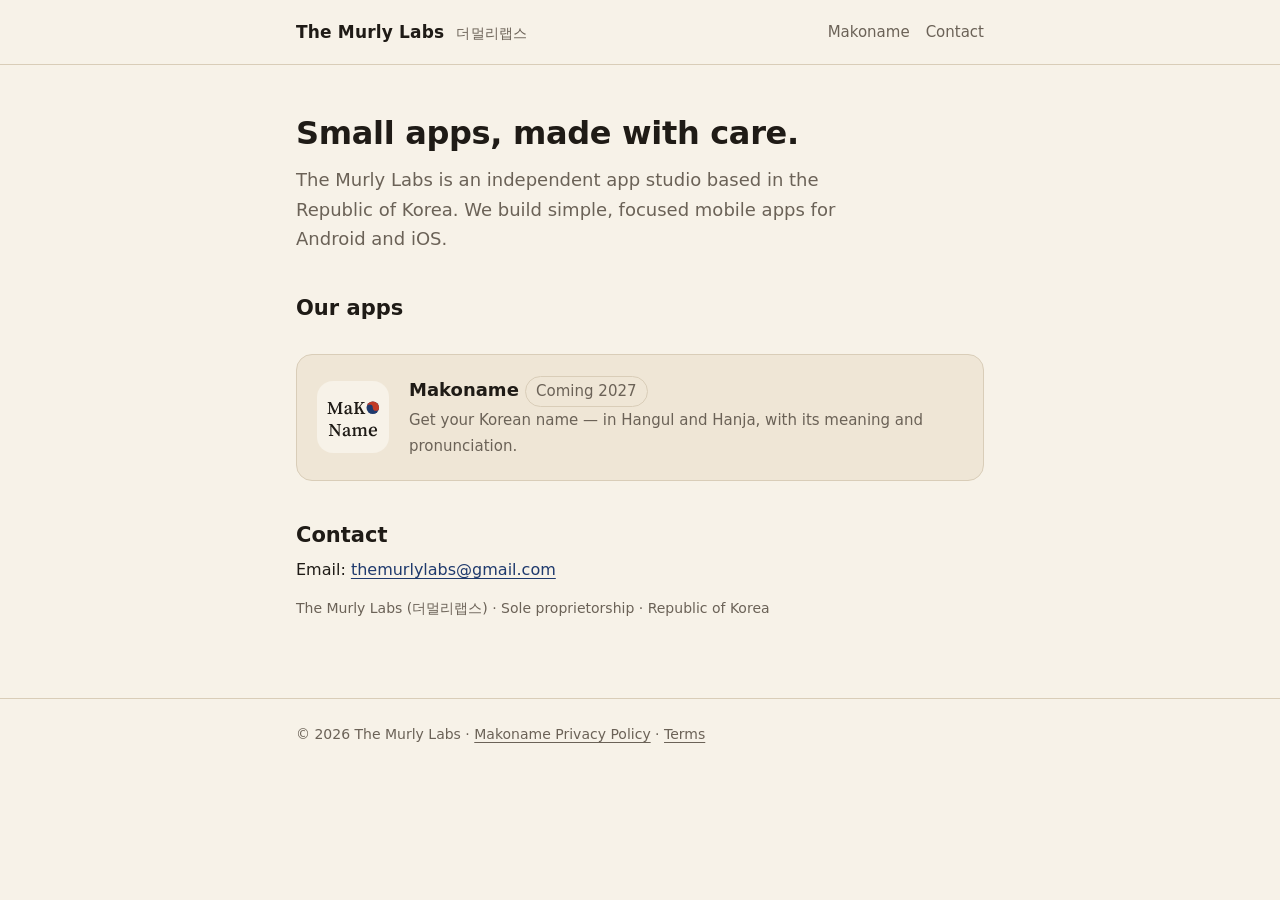
<file: index.html>
<!doctype html>
<html lang="en">
<head>
<meta charset="utf-8">
<meta name="viewport" content="width=device-width, initial-scale=1">
<title>The Murly Labs</title>
<meta name="description" content="The Murly Labs is an independent studio making small, carefully crafted mobile apps.">
<link rel="icon" href="assets/taeguk.svg" type="image/svg+xml">
<link rel="stylesheet" href="assets/style.css">
</head>
<body>
<header class="site">
  <div class="wrap">
    <a class="brand" href="./">The Murly Labs <small>더멀리랩스</small></a>
    <nav class="site"><a href="makoname/">Makoname</a><a href="#contact">Contact</a></nav>
  </div>
</header>

<main>
  <div class="wrap">
    <h1>Small apps, made with care.</h1>
    <p class="lede">The Murly Labs is an independent app studio based in the Republic of Korea. We build simple, focused mobile apps for Android and iOS.</p>

    <h2>Our apps</h2>
    <a class="card" href="makoname/">
      <img src="assets/app-icon-store-512.svg" alt="">
      <div>
        <strong>Makoname <span class="pill">Coming 2027</span></strong>
        <span>Get your Korean name — in Hangul and Hanja, with its meaning and pronunciation.</span>
      </div>
    </a>

    <h2 id="contact">Contact</h2>
    <p>Email: <a href="mailto:themurlylabs@gmail.com">themurlylabs@gmail.com</a></p>
    <p class="meta">The Murly Labs (더멀리랩스) · Sole proprietorship · Republic of Korea</p>
  </div>
</main>

<footer class="site">
  <div class="wrap">© 2026 The Murly Labs · <a href="makoname/privacy.html">Makoname Privacy Policy</a> · <a href="makoname/terms.html">Terms</a></div>
</footer>
</body>
</html>
</file>
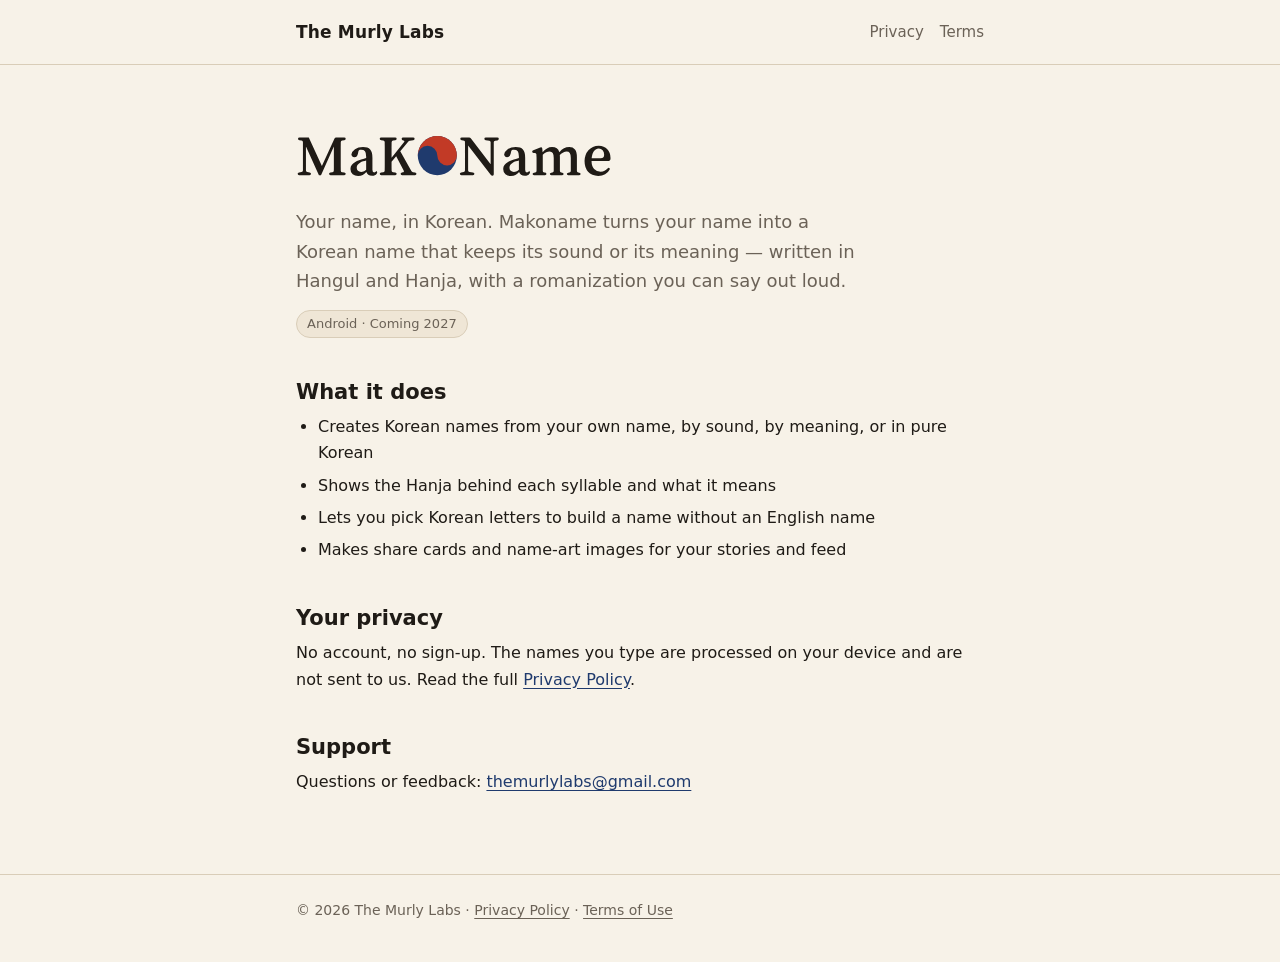
<file: makoname/index.html>
<!doctype html>
<html lang="en">
<head>
<meta charset="utf-8">
<meta name="viewport" content="width=device-width, initial-scale=1">
<title>Makoname</title>
<meta name="description" content="Makoname gives you a Korean name in Hangul and Hanja, with its meaning and pronunciation.">
<link rel="icon" href="../assets/taeguk.svg" type="image/svg+xml">
<link rel="stylesheet" href="../assets/style.css">
</head>
<body>
<header class="site">
  <div class="wrap">
    <a class="brand" href="../">The Murly Labs</a>
    <nav class="site"><a href="privacy.html">Privacy</a><a href="terms.html">Terms</a></nav>
  </div>
</header>

<main>
  <div class="wrap">
    <picture>
      <source srcset="../assets/wordmark-dark.svg" media="(prefers-color-scheme: dark)">
      <img class="hero-wordmark" src="../assets/wordmark.svg" alt="Makoname">
    </picture>
    <p class="lede">Your name, in Korean. Makoname turns your name into a Korean name that keeps its sound or its meaning — written in Hangul and Hanja, with a romanization you can say out loud.</p>
    <p><span class="pill">Android · Coming 2027</span></p>

    <h2>What it does</h2>
    <ul>
      <li>Creates Korean names from your own name, by sound, by meaning, or in pure Korean</li>
      <li>Shows the Hanja behind each syllable and what it means</li>
      <li>Lets you pick Korean letters to build a name without an English name</li>
      <li>Makes share cards and name-art images for your stories and feed</li>
    </ul>

    <h2>Your privacy</h2>
    <p>No account, no sign-up. The names you type are processed on your device and are not sent to us. Read the full <a href="privacy.html">Privacy Policy</a>.</p>

    <h2>Support</h2>
    <p>Questions or feedback: <a href="mailto:themurlylabs@gmail.com?subject=Makoname">themurlylabs@gmail.com</a></p>
  </div>
</main>

<footer class="site">
  <div class="wrap">© 2026 The Murly Labs · <a href="privacy.html">Privacy Policy</a> · <a href="terms.html">Terms of Use</a></div>
</footer>
</body>
</html>
</file>
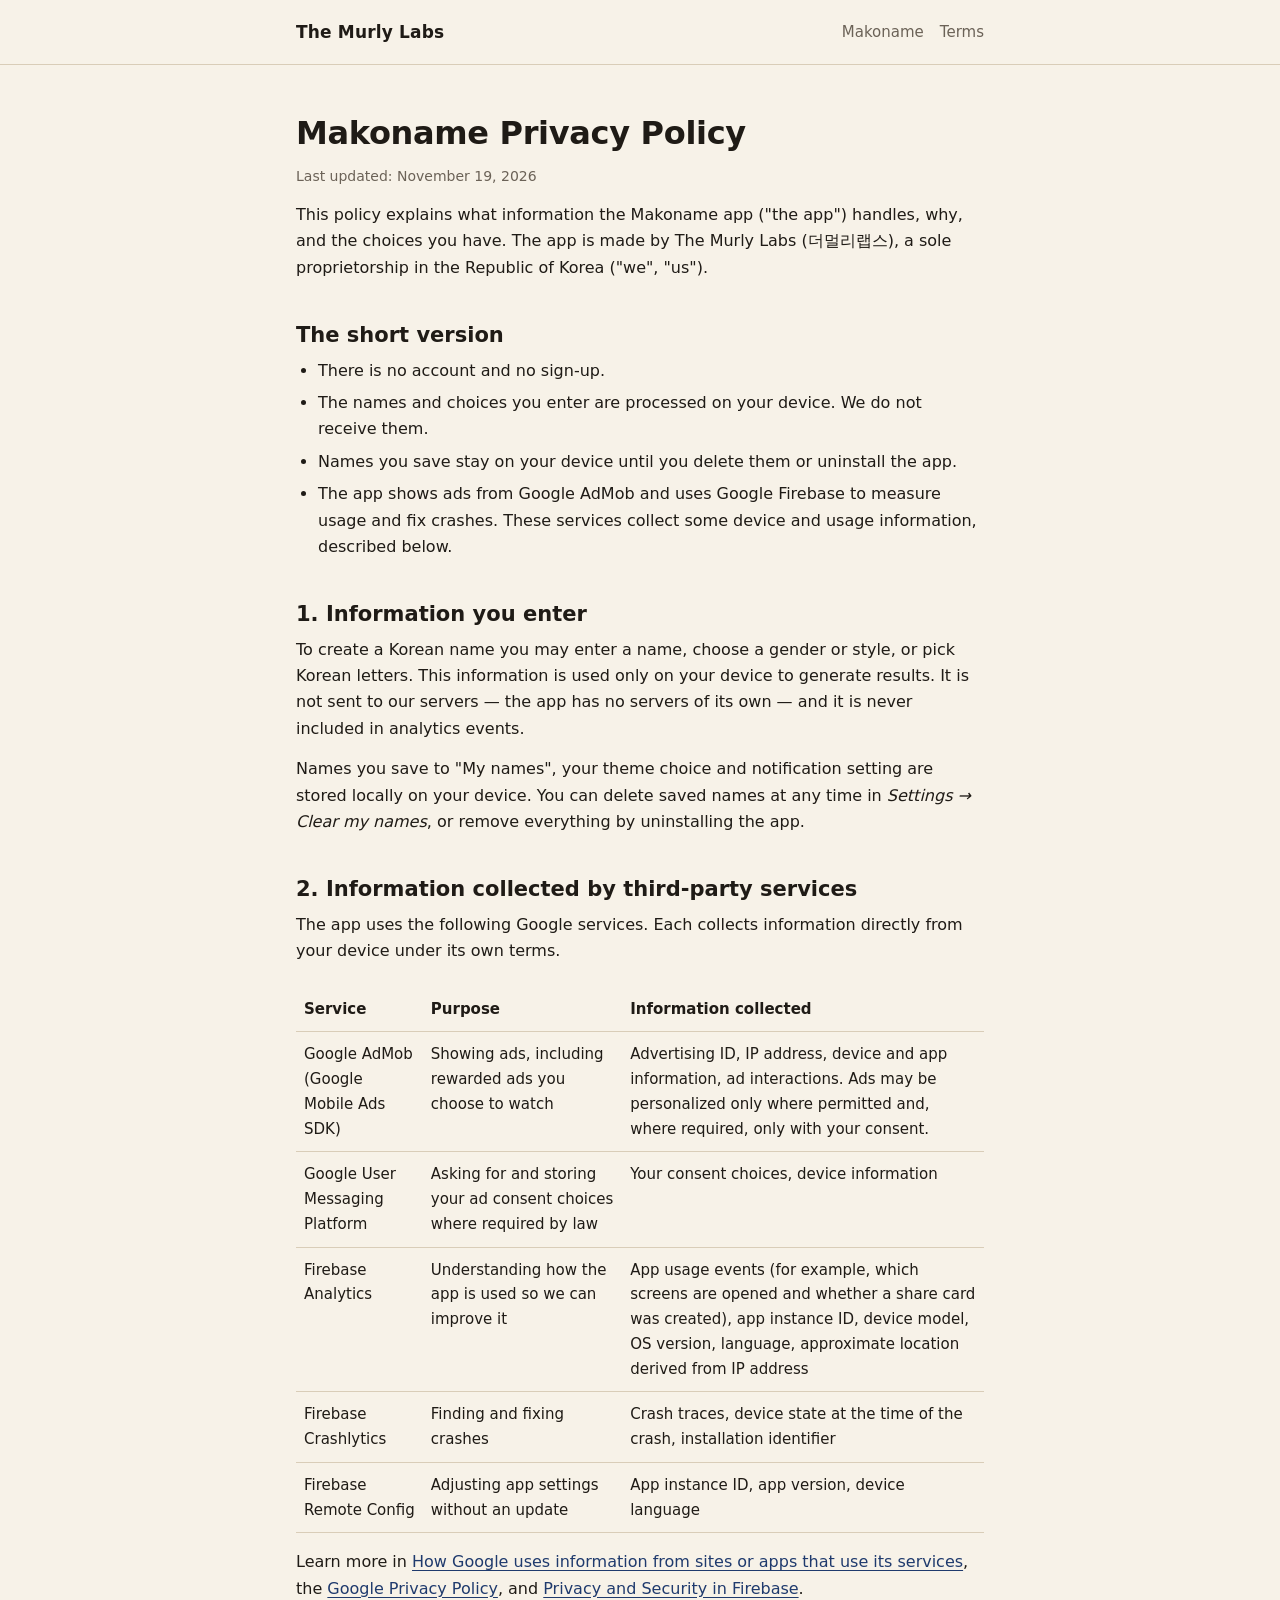
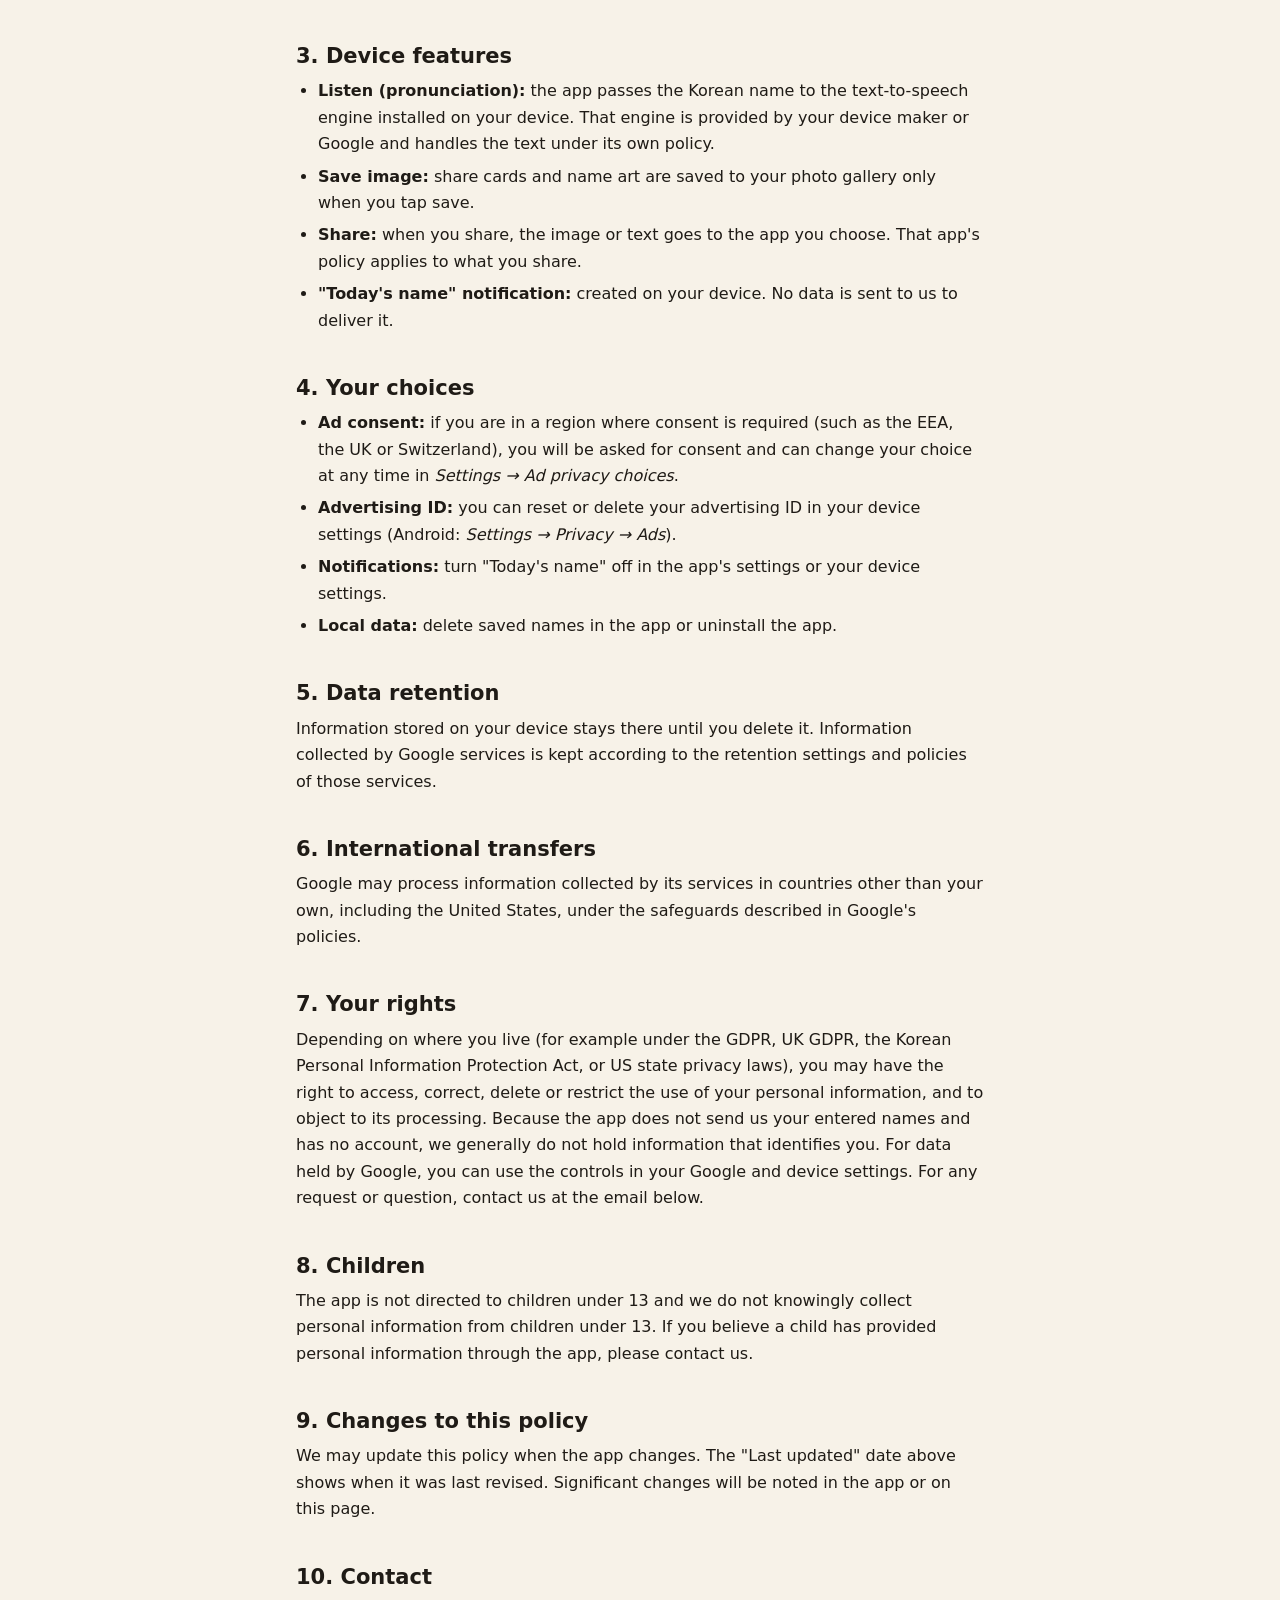
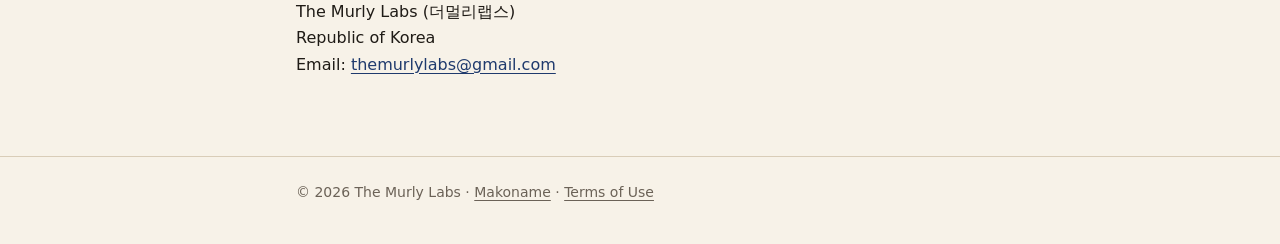
<file: makoname/privacy.html>
<!doctype html>
<html lang="en">
<head>
<meta charset="utf-8">
<meta name="viewport" content="width=device-width, initial-scale=1">
<title>Makoname Privacy Policy</title>
<link rel="icon" href="../assets/taeguk.svg" type="image/svg+xml">
<link rel="stylesheet" href="../assets/style.css">
</head>
<body>
<header class="site">
  <div class="wrap">
    <a class="brand" href="../">The Murly Labs</a>
    <nav class="site"><a href="./">Makoname</a><a href="terms.html">Terms</a></nav>
  </div>
</header>

<main>
  <div class="wrap">
    <h1>Makoname Privacy Policy</h1>
    <p class="meta">Last updated: November 19, 2026</p>

    <p>This policy explains what information the Makoname app ("the app") handles, why, and the choices you have. The app is made by The Murly Labs (더멀리랩스), a sole proprietorship in the Republic of Korea ("we", "us").</p>

    <h2>The short version</h2>
    <ul>
      <li>There is no account and no sign-up.</li>
      <li>The names and choices you enter are processed on your device. We do not receive them.</li>
      <li>Names you save stay on your device until you delete them or uninstall the app.</li>
      <li>The app shows ads from Google AdMob and uses Google Firebase to measure usage and fix crashes. These services collect some device and usage information, described below.</li>
    </ul>

    <h2>1. Information you enter</h2>
    <p>To create a Korean name you may enter a name, choose a gender or style, or pick Korean letters. This information is used only on your device to generate results. It is not sent to our servers — the app has no servers of its own — and it is never included in analytics events.</p>
    <p>Names you save to "My names", your theme choice and notification setting are stored locally on your device. You can delete saved names at any time in <em>Settings → Clear my names</em>, or remove everything by uninstalling the app.</p>

    <h2>2. Information collected by third-party services</h2>
    <p>The app uses the following Google services. Each collects information directly from your device under its own terms.</p>
    <div class="table-scroll">
    <table>
      <thead><tr><th>Service</th><th>Purpose</th><th>Information collected</th></tr></thead>
      <tbody>
        <tr>
          <td>Google AdMob<br>(Google Mobile Ads SDK)</td>
          <td>Showing ads, including rewarded ads you choose to watch</td>
          <td>Advertising ID, IP address, device and app information, ad interactions. Ads may be personalized only where permitted and, where required, only with your consent.</td>
        </tr>
        <tr>
          <td>Google User Messaging Platform</td>
          <td>Asking for and storing your ad consent choices where required by law</td>
          <td>Your consent choices, device information</td>
        </tr>
        <tr>
          <td>Firebase Analytics</td>
          <td>Understanding how the app is used so we can improve it</td>
          <td>App usage events (for example, which screens are opened and whether a share card was created), app instance ID, device model, OS version, language, approximate location derived from IP address</td>
        </tr>
        <tr>
          <td>Firebase Crashlytics</td>
          <td>Finding and fixing crashes</td>
          <td>Crash traces, device state at the time of the crash, installation identifier</td>
        </tr>
        <tr>
          <td>Firebase Remote Config</td>
          <td>Adjusting app settings without an update</td>
          <td>App instance ID, app version, device language</td>
        </tr>
      </tbody>
    </table>
    </div>
    <p>Learn more in <a href="https://policies.google.com/technologies/partner-sites">How Google uses information from sites or apps that use its services</a>, the <a href="https://policies.google.com/privacy">Google Privacy Policy</a>, and <a href="https://firebase.google.com/support/privacy">Privacy and Security in Firebase</a>.</p>

    <h2>3. Device features</h2>
    <ul>
      <li><strong>Listen (pronunciation):</strong> the app passes the Korean name to the text-to-speech engine installed on your device. That engine is provided by your device maker or Google and handles the text under its own policy.</li>
      <li><strong>Save image:</strong> share cards and name art are saved to your photo gallery only when you tap save.</li>
      <li><strong>Share:</strong> when you share, the image or text goes to the app you choose. That app's policy applies to what you share.</li>
      <li><strong>"Today's name" notification:</strong> created on your device. No data is sent to us to deliver it.</li>
    </ul>

    <h2>4. Your choices</h2>
    <ul>
      <li><strong>Ad consent:</strong> if you are in a region where consent is required (such as the EEA, the UK or Switzerland), you will be asked for consent and can change your choice at any time in <em>Settings → Ad privacy choices</em>.</li>
      <li><strong>Advertising ID:</strong> you can reset or delete your advertising ID in your device settings (Android: <em>Settings → Privacy → Ads</em>).</li>
      <li><strong>Notifications:</strong> turn "Today's name" off in the app's settings or your device settings.</li>
      <li><strong>Local data:</strong> delete saved names in the app or uninstall the app.</li>
    </ul>

    <h2>5. Data retention</h2>
    <p>Information stored on your device stays there until you delete it. Information collected by Google services is kept according to the retention settings and policies of those services.</p>

    <h2>6. International transfers</h2>
    <p>Google may process information collected by its services in countries other than your own, including the United States, under the safeguards described in Google's policies.</p>

    <h2>7. Your rights</h2>
    <p>Depending on where you live (for example under the GDPR, UK GDPR, the Korean Personal Information Protection Act, or US state privacy laws), you may have the right to access, correct, delete or restrict the use of your personal information, and to object to its processing. Because the app does not send us your entered names and has no account, we generally do not hold information that identifies you. For data held by Google, you can use the controls in your Google and device settings. For any request or question, contact us at the email below.</p>

    <h2>8. Children</h2>
    <p>The app is not directed to children under 13 and we do not knowingly collect personal information from children under 13. If you believe a child has provided personal information through the app, please contact us.</p>

    <h2>9. Changes to this policy</h2>
    <p>We may update this policy when the app changes. The "Last updated" date above shows when it was last revised. Significant changes will be noted in the app or on this page.</p>

    <h2>10. Contact</h2>
    <p>The Murly Labs (더멀리랩스)<br>Republic of Korea<br>Email: <a href="mailto:themurlylabs@gmail.com?subject=Makoname%20privacy">themurlylabs@gmail.com</a></p>
  </div>
</main>

<footer class="site">
  <div class="wrap">© 2026 The Murly Labs · <a href="./">Makoname</a> · <a href="terms.html">Terms of Use</a></div>
</footer>
</body>
</html>
</file>
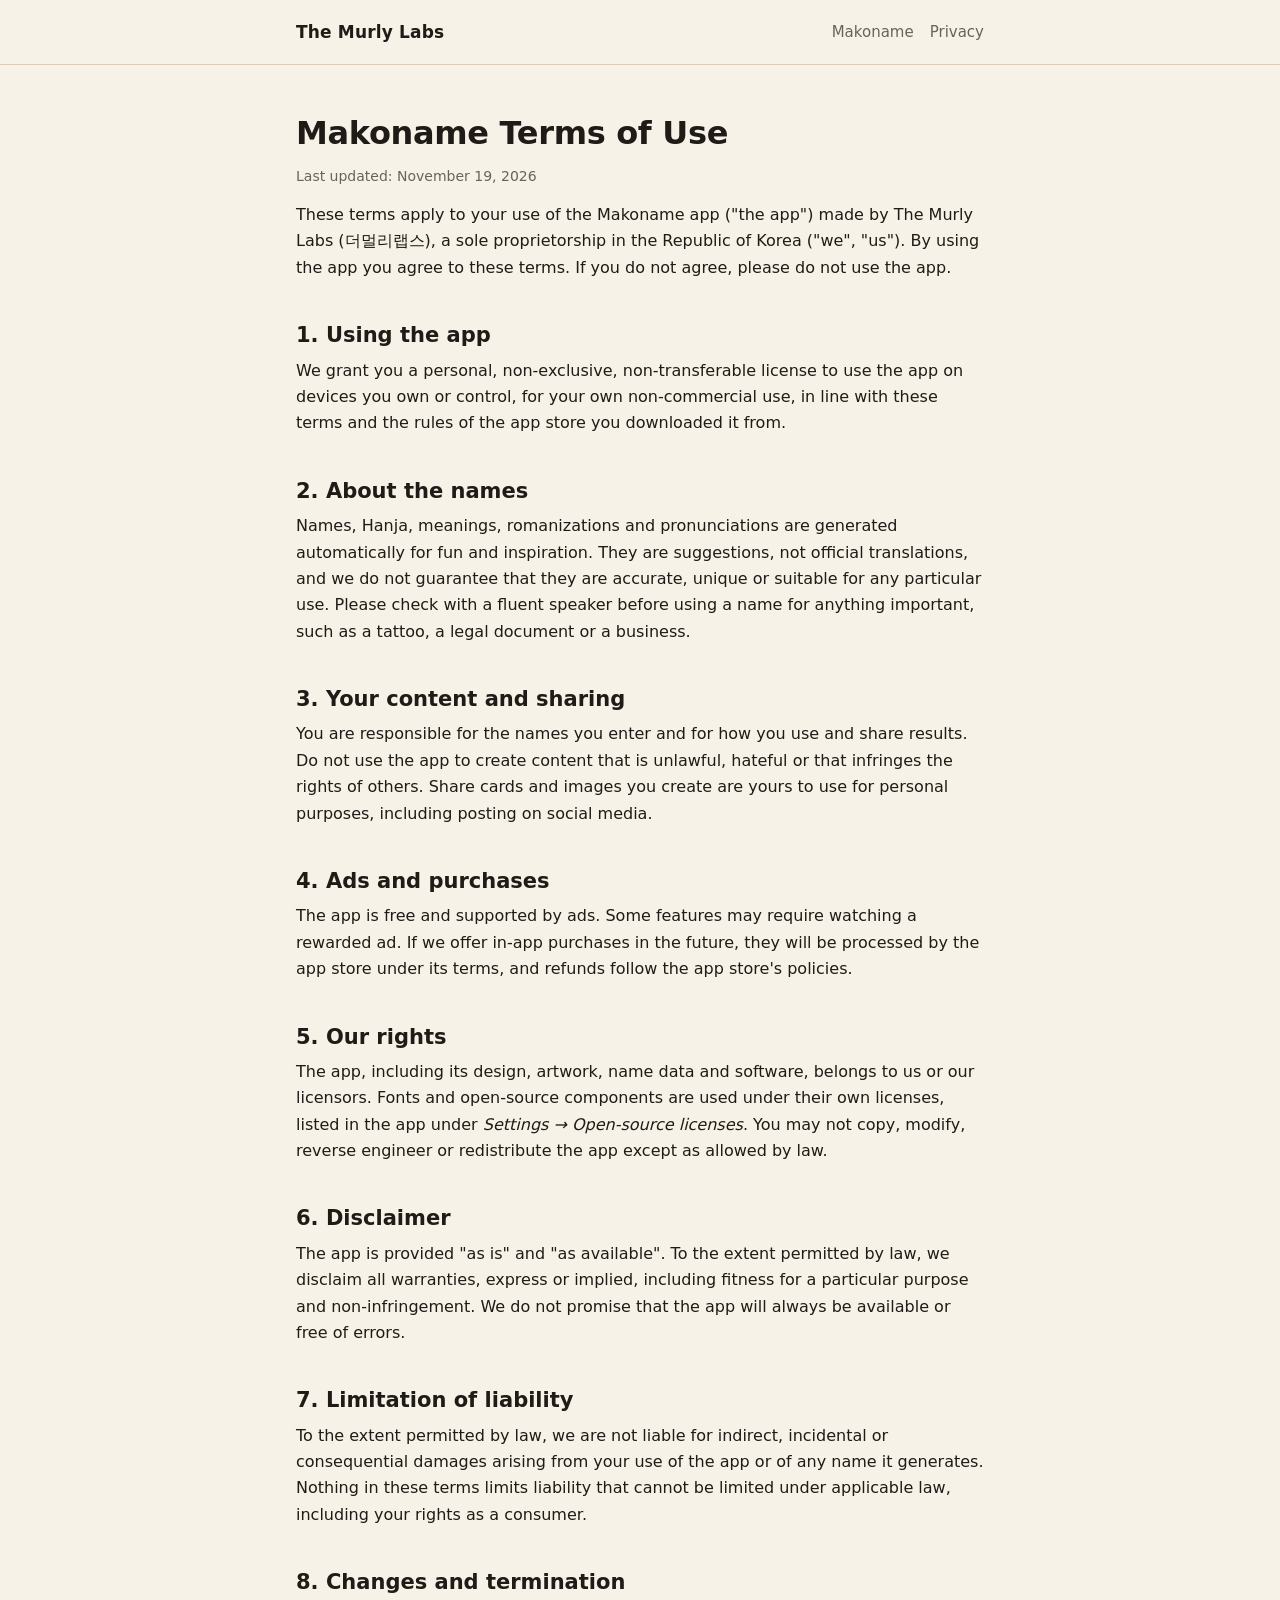
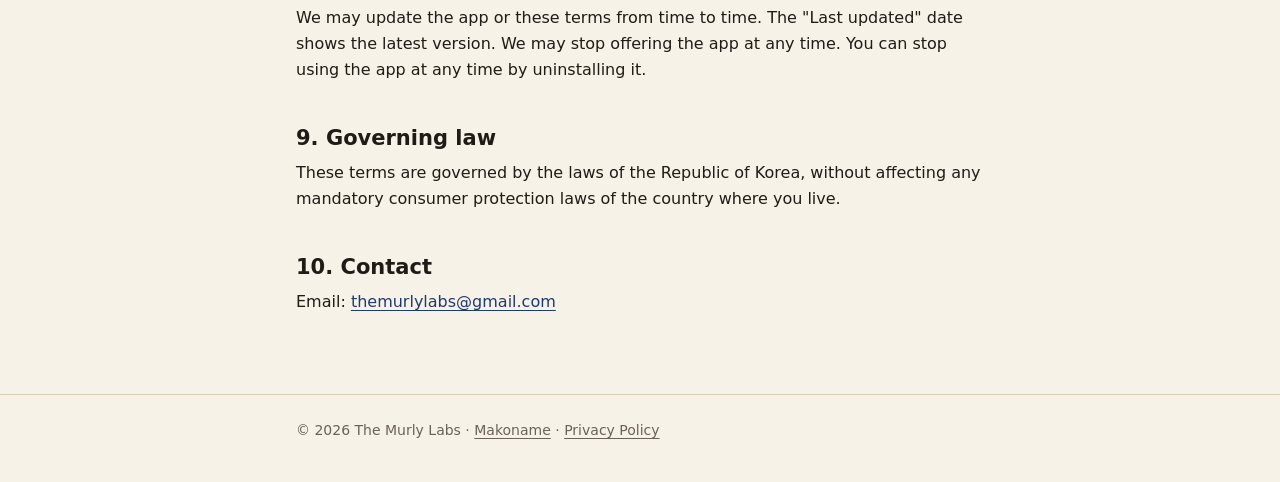
<file: makoname/terms.html>
<!doctype html>
<html lang="en">
<head>
<meta charset="utf-8">
<meta name="viewport" content="width=device-width, initial-scale=1">
<title>Makoname Terms of Use</title>
<link rel="icon" href="../assets/taeguk.svg" type="image/svg+xml">
<link rel="stylesheet" href="../assets/style.css">
</head>
<body>
<header class="site">
  <div class="wrap">
    <a class="brand" href="../">The Murly Labs</a>
    <nav class="site"><a href="./">Makoname</a><a href="privacy.html">Privacy</a></nav>
  </div>
</header>

<main>
  <div class="wrap">
    <h1>Makoname Terms of Use</h1>
    <p class="meta">Last updated: November 19, 2026</p>

    <p>These terms apply to your use of the Makoname app ("the app") made by The Murly Labs (더멀리랩스), a sole proprietorship in the Republic of Korea ("we", "us"). By using the app you agree to these terms. If you do not agree, please do not use the app.</p>

    <h2>1. Using the app</h2>
    <p>We grant you a personal, non-exclusive, non-transferable license to use the app on devices you own or control, for your own non-commercial use, in line with these terms and the rules of the app store you downloaded it from.</p>

    <h2>2. About the names</h2>
    <p>Names, Hanja, meanings, romanizations and pronunciations are generated automatically for fun and inspiration. They are suggestions, not official translations, and we do not guarantee that they are accurate, unique or suitable for any particular use. Please check with a fluent speaker before using a name for anything important, such as a tattoo, a legal document or a business.</p>

    <h2>3. Your content and sharing</h2>
    <p>You are responsible for the names you enter and for how you use and share results. Do not use the app to create content that is unlawful, hateful or that infringes the rights of others. Share cards and images you create are yours to use for personal purposes, including posting on social media.</p>

    <h2>4. Ads and purchases</h2>
    <p>The app is free and supported by ads. Some features may require watching a rewarded ad. If we offer in-app purchases in the future, they will be processed by the app store under its terms, and refunds follow the app store's policies.</p>

    <h2>5. Our rights</h2>
    <p>The app, including its design, artwork, name data and software, belongs to us or our licensors. Fonts and open-source components are used under their own licenses, listed in the app under <em>Settings → Open-source licenses</em>. You may not copy, modify, reverse engineer or redistribute the app except as allowed by law.</p>

    <h2>6. Disclaimer</h2>
    <p>The app is provided "as is" and "as available". To the extent permitted by law, we disclaim all warranties, express or implied, including fitness for a particular purpose and non-infringement. We do not promise that the app will always be available or free of errors.</p>

    <h2>7. Limitation of liability</h2>
    <p>To the extent permitted by law, we are not liable for indirect, incidental or consequential damages arising from your use of the app or of any name it generates. Nothing in these terms limits liability that cannot be limited under applicable law, including your rights as a consumer.</p>

    <h2>8. Changes and termination</h2>
    <p>We may update the app or these terms from time to time. The "Last updated" date shows the latest version. We may stop offering the app at any time. You can stop using the app at any time by uninstalling it.</p>

    <h2>9. Governing law</h2>
    <p>These terms are governed by the laws of the Republic of Korea, without affecting any mandatory consumer protection laws of the country where you live.</p>

    <h2>10. Contact</h2>
    <p>Email: <a href="mailto:themurlylabs@gmail.com?subject=Makoname%20terms">themurlylabs@gmail.com</a></p>
  </div>
</main>

<footer class="site">
  <div class="wrap">© 2026 The Murly Labs · <a href="./">Makoname</a> · <a href="privacy.html">Privacy Policy</a></div>
</footer>
</body>
</html>
</file>
<file: assets/style.css>
/* The Murly Labs — site styles. Colors follow the Makoname design tokens (hanji / meok). */
:root {
  --bg: #f7f2e8;          /* hanji */
  --surface: #efe6d6;
  --line: #d9cdb8;
  --ink: #1f1b16;
  --ink-2: #6b6257;
  --accent: #1f3a6d;      /* jjok navy */
  --accent-hover: #16294e;
  --seal: #c23a26;
  --max: 720px;
  color-scheme: light;
}
@media (prefers-color-scheme: dark) {
  :root:not([data-theme="light"]) {
    --bg: #17140f;        /* meok */
    --surface: #221e18;
    --line: #3a342b;
    --ink: #f2ebdf;
    --ink-2: #b3a898;
    --accent: #9fb6e0;
    --accent-hover: #c2d1ee;
    --seal: #e0614c;
    color-scheme: dark;
  }
}

* { box-sizing: border-box; }
html { -webkit-text-size-adjust: 100%; }
body {
  margin: 0;
  background: var(--bg);
  color: var(--ink);
  font-family: "Noto Sans KR", system-ui, -apple-system, "Segoe UI", sans-serif;
  font-size: 16px;
  line-height: 1.65;
}
a { color: var(--accent); text-underline-offset: 3px; }
a:hover { color: var(--accent-hover); }

.wrap { max-width: var(--max); margin: 0 auto; padding: 0 16px; }

header.site {
  border-bottom: 1px solid var(--line);
}
header.site .wrap {
  display: flex; align-items: center; justify-content: space-between;
  min-height: 64px; gap: 16px;
}
.brand { font-weight: 700; font-size: 17px; color: var(--ink); text-decoration: none; letter-spacing: 0.01em; }
.brand small { font-weight: 500; color: var(--ink-2); margin-left: 6px; }
nav.site a { color: var(--ink-2); text-decoration: none; font-size: 15px; margin-left: 16px; }
nav.site a:hover { color: var(--ink); }

main { padding: 48px 0 64px; }
h1 { font-size: 32px; line-height: 1.25; margin: 0 0 12px; letter-spacing: -0.01em; }
h2 { font-size: 21px; line-height: 1.35; margin: 40px 0 8px; }
h3 { font-size: 17px; margin: 24px 0 4px; }
p, ul, ol { margin: 0 0 14px; }
ul, ol { padding-left: 22px; }
li { margin-bottom: 6px; }
.lede { font-size: 18px; color: var(--ink-2); max-width: 560px; }
.meta { color: var(--ink-2); font-size: 14px; }

.card {
  display: flex; gap: 20px; align-items: center;
  background: var(--surface); border: 1px solid var(--line); border-radius: 16px;
  padding: 20px; margin-top: 32px; text-decoration: none; color: inherit;
}
.card:hover { border-color: var(--accent); }
.card img { width: 72px; height: 72px; border-radius: 16px; flex: none; }
.card strong { display: block; font-size: 18px; }
.card span { color: var(--ink-2); font-size: 15px; }

.hero-wordmark { display: block; width: min(320px, 80%); height: auto; margin: 0 0 20px; }

.pill {
  display: inline-block; padding: 2px 10px; border-radius: 999px;
  background: var(--surface); border: 1px solid var(--line);
  font-size: 13px; font-weight: 500; color: var(--ink-2); vertical-align: middle;
}

table { width: 100%; border-collapse: collapse; margin: 8px 0 16px; font-size: 15px; }
th, td { text-align: left; vertical-align: top; padding: 10px 8px; border-bottom: 1px solid var(--line); }
th { font-weight: 600; }
.table-scroll { overflow-x: auto; }

footer.site { border-top: 1px solid var(--line); padding: 24px 0 40px; color: var(--ink-2); font-size: 14px; }
footer.site a { color: var(--ink-2); }

@media (max-width: 480px) {
  h1 { font-size: 26px; }
  main { padding: 32px 0 48px; }
  nav.site a { margin-left: 12px; }
}
</file>
